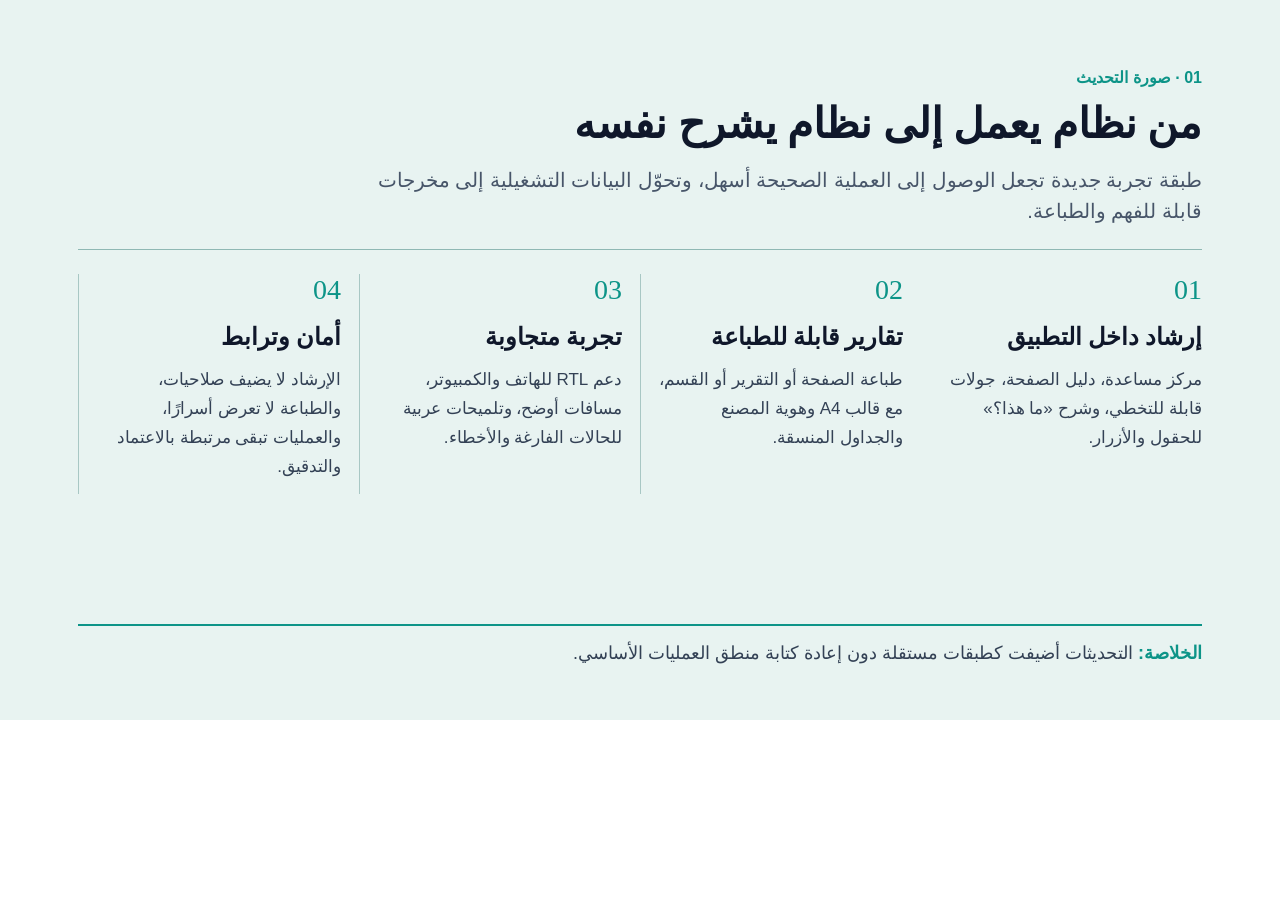
<file: slides/system-update/changes.html>
<!DOCTYPE html>
<html lang="ar" dir="rtl">
<head>
<meta charset="UTF-8"><meta name="viewport" content="width=device-width, initial-scale=1.0"><title>التحديثات</title>
<style>
*{box-sizing:border-box}body{margin:0}
.slide-container{width:1280px;min-height:720px;background:#E8F3F1;color:#0F172A;position:relative;overflow:hidden;font-family:Arial,"Tahoma",sans-serif;padding-top:68px}
.frame{margin:0 78px}
.kicker{font-size:16px;color:#0D9488;font-weight:700;margin-bottom:12px}
.title{font-family:Georgia,"Times New Roman",serif;font-size:42px;line-height:1.2;margin:0 0 16px}
.lead{font-size:20px;color:#475569;line-height:1.55;max-width:850px;margin:0}
.rule{margin-top:22px;border-top:1px solid #8FB8B4}
.columns{display:grid;grid-template-columns:repeat(4,1fr);margin-top:24px}
.item{min-height:220px;padding:0 18px;border-left:1px solid #A8C7C4}
.item:first-child{padding-right:0;border-left:0}
.num{font-family:Georgia,"Times New Roman",serif;font-size:28px;color:#0D9488;margin-bottom:16px}
.item h2{font-family:Georgia,"Times New Roman",serif;font-size:24px;line-height:1.25;margin:0 0 14px}
.item p{font-size:17px;line-height:1.7;color:#334155;margin:0}
.bottom{position:absolute;right:78px;left:78px;bottom:56px;border-top:2px solid #0D9488;padding-top:16px;font-size:18px;color:#334155}
.bottom strong{color:#0D9488}
</style>
</head>
<body>
<div class="slide-container"><main class="frame"><div class="kicker">01 · صورة التحديث</div><h1 class="title">من نظام يعمل إلى نظام يشرح نفسه</h1><p class="lead">طبقة تجربة جديدة تجعل الوصول إلى العملية الصحيحة أسهل، وتحوّل البيانات التشغيلية إلى مخرجات قابلة للفهم والطباعة.</p><div class="rule"></div><section class="columns"><article class="item"><div class="num">01</div><h2>إرشاد داخل التطبيق</h2><p>مركز مساعدة، دليل الصفحة، جولات قابلة للتخطي، وشرح «ما هذا؟» للحقول والأزرار.</p></article><article class="item"><div class="num">02</div><h2>تقارير قابلة للطباعة</h2><p>طباعة الصفحة أو التقرير أو القسم، مع قالب A4 وهوية المصنع والجداول المنسقة.</p></article><article class="item"><div class="num">03</div><h2>تجربة متجاوبة</h2><p>دعم RTL للهاتف والكمبيوتر، مسافات أوضح، وتلميحات عربية للحالات الفارغة والأخطاء.</p></article><article class="item"><div class="num">04</div><h2>أمان وترابط</h2><p>الإرشاد لا يضيف صلاحيات، والطباعة لا تعرض أسرارًا، والعمليات تبقى مرتبطة بالاعتماد والتدقيق.</p></article></section></main><footer class="bottom"><strong>الخلاصة:</strong> التحديثات أضيفت كطبقات مستقلة دون إعادة كتابة منطق العمليات الأساسي.</footer></div>
</body>
</html>
</file>
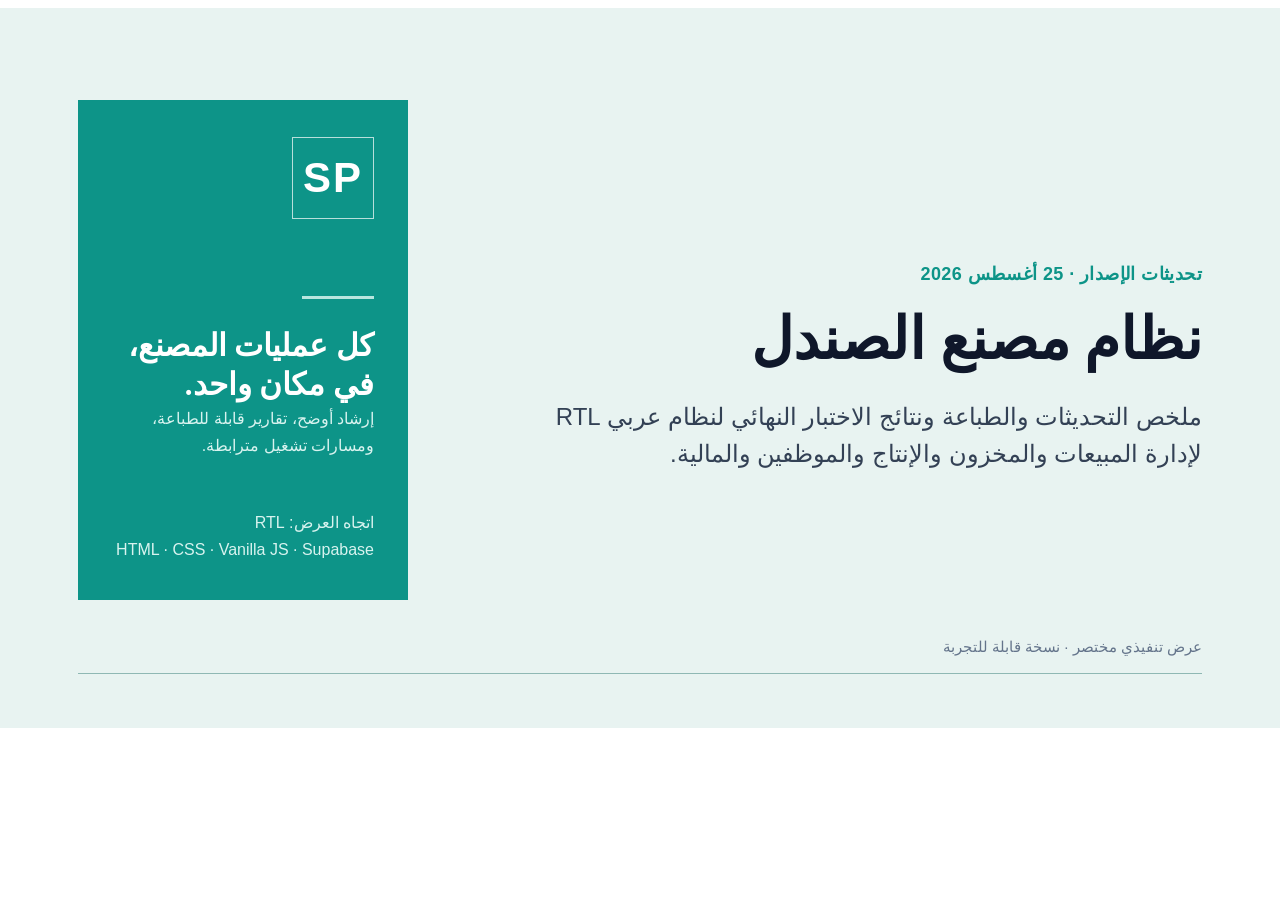
<file: slides/system-update/cover.html>
<!DOCTYPE html>
<html lang="ar" dir="rtl">
<head>
<meta charset="UTF-8">
<meta name="viewport" content="width=device-width, initial-scale=1.0">
<title>نظام مصنع الصندل</title>
<style>
*{box-sizing:border-box}
.slide-container{width:1280px;min-height:720px;background:#E8F3F1;color:#0F172A;position:relative;overflow:hidden;font-family:Arial,"Tahoma",sans-serif;display:flex;align-items:center}
.slide-container:after{content:"";position:absolute;left:78px;right:78px;bottom:54px;border-bottom:1px solid #8FB8B4}
.main-copy{margin-right:78px;margin-left:430px;max-width:700px}
.eyebrow{font-size:18px;color:#0D9488;font-weight:700;letter-spacing:.4px;margin-bottom:22px}
.title{font-family:Georgia,"Times New Roman",serif;font-size:58px;line-height:1.15;font-weight:700;margin:0 0 24px;max-width:700px}
.subtitle{font-size:24px;line-height:1.55;color:#334155;max-width:660px;margin:0}
.meta{position:absolute;right:78px;bottom:72px;font-size:15px;color:#64748B}
.identity{position:absolute;left:78px;top:92px;width:330px;min-height:500px;background:#0D9488;color:#FFFFFF;padding:37px 34px;display:flex;flex-direction:column;justify-content:space-between}
.mark{font-size:42px;font-weight:800;letter-spacing:2px;border:1px solid rgba(255,255,255,.7);width:82px;height:82px;display:grid;place-items:center}
.identity h2{font-family:Georgia,"Times New Roman",serif;font-size:31px;line-height:1.25;margin:0}
.identity p{font-size:16px;line-height:1.7;color:#D8F3EF;margin:0}
.rule{width:72px;border-top:3px solid #B8E6DF;margin:28px 0}
</style>
</head>
<body>
<div class="slide-container">
  <section class="main-copy">
    <div class="eyebrow">تحديثات الإصدار · 25 أغسطس 2026</div>
    <h1 class="title">نظام مصنع الصندل</h1>
    <p class="subtitle">ملخص التحديثات والطباعة ونتائج الاختبار النهائي لنظام عربي RTL لإدارة المبيعات والمخزون والإنتاج والموظفين والمالية.</p>
    <div class="meta">عرض تنفيذي مختصر · نسخة قابلة للتجربة</div>
  </section>
  <aside class="identity">
    <div class="mark">SP</div>
    <div>
      <div class="rule"></div>
      <h2>كل عمليات المصنع، في مكان واحد.</h2>
      <p>إرشاد أوضح، تقارير قابلة للطباعة، ومسارات تشغيل مترابطة.</p>
    </div>
    <p>اتجاه العرض: RTL<br>HTML · CSS · Vanilla JS · Supabase</p>
  </aside>
</div>
</body>
</html>
</file>
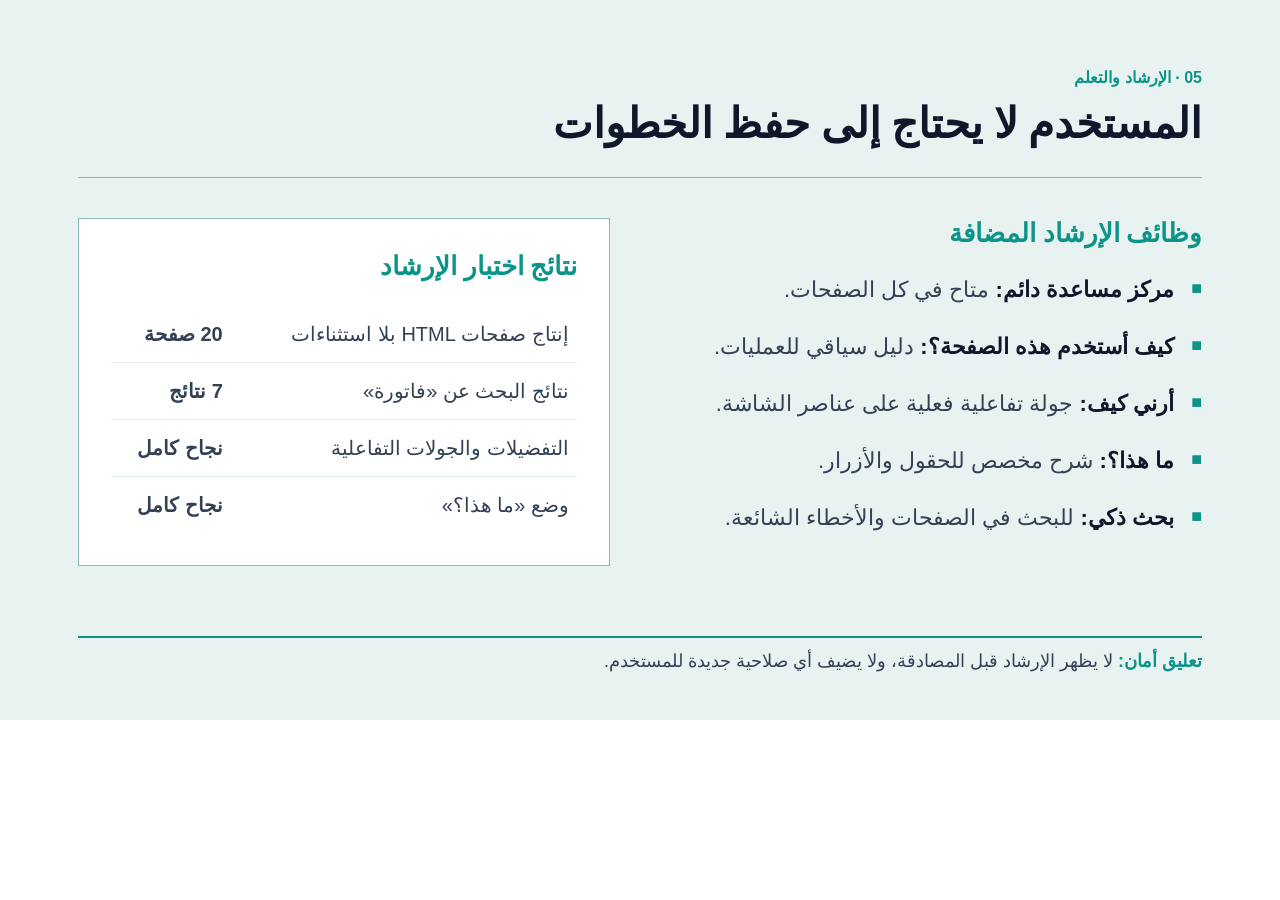
<file: slides/system-update/guidance.html>
<!DOCTYPE html>
<html lang="ar" dir="rtl">
<head>
<meta charset="UTF-8">
<meta name="viewport" content="width=device-width, initial-scale=1.0">
<title>المستخدم لا يحتاج إلى حفظ الخطوات</title>
<style>
* { box-sizing: border-box; }
html, body { margin: 0; padding: 0; }
.slide-container { width: 1280px; min-height: 720px; background: #E8F3F1; color: #0F172A; position: relative; overflow: hidden; font-family: Arial, "Tahoma", sans-serif; padding-top: 68px; }
.frame { margin: 0 78px; }
.kicker { font-size: 16px; color: #0D9488; font-weight: 700; margin-bottom: 12px; }
.title { font-family: Georgia, "Times New Roman", serif; font-size: 42px; line-height: 1.2; margin: 0 0 16px; }
.rule { margin-top: 28px; border-top: 1px solid #8FB8B4; }
.content-grid { display: grid; grid-template-columns: 1fr 1fr; gap: 60px; margin-top: 40px; }
.functions-list { list-style: none; padding: 0; margin: 0; }
.functions-list li { font-size: 22px; color: #334155; margin-bottom: 24px; padding-right: 28px; position: relative; line-height: 1.5; }
.functions-list li::before { content: "■"; color: #0D9488; position: absolute; right: 0; top: 2px; font-size: 18px; }
.functions-list strong { color: #0F172A; }
.results-box { background: #FFFFFF; border: 1px solid #8FB8B4; padding: 32px; }
.results-title { font-family: Georgia, "Times New Roman", serif; font-size: 26px; color: #0D9488; margin: 0 0 24px; }
.results-table { width: 100%; border-collapse: collapse; }
.results-table th, .results-table td { padding: 16px 8px; text-align: right; border-bottom: 1px solid #E2ECEC; font-size: 20px; color: #334155; }
.results-table th { color: #0F172A; font-weight: 700; }
.results-table tr:last-child td { border-bottom: none; }
.bottom { position: absolute; right: 78px; left: 78px; bottom: 48px; border-top: 2px solid #0D9488; padding-top: 12px; font-size: 18px; color: #334155; }
.bottom strong { color: #0D9488; }
</style>
</head>
<body>
<div class="slide-container">
  <main class="frame">
    <div class="kicker">05 · الإرشاد والتعلم</div>
    <h1 class="title">المستخدم لا يحتاج إلى حفظ الخطوات</h1>
    <div class="rule"></div>
    <div class="content-grid">
      <div>
        <h2 class="results-title">وظائف الإرشاد المضافة</h2>
        <ul class="functions-list">
          <li><strong>مركز مساعدة دائم:</strong> متاح في كل الصفحات.</li>
          <li><strong>كيف أستخدم هذه الصفحة؟:</strong> دليل سياقي للعمليات.</li>
          <li><strong>أرني كيف:</strong> جولة تفاعلية فعلية على عناصر الشاشة.</li>
          <li><strong>ما هذا؟:</strong> شرح مخصص للحقول والأزرار.</li>
          <li><strong>بحث ذكي:</strong> للبحث في الصفحات والأخطاء الشائعة.</li>
        </ul>
      </div>
      <div class="results-box">
        <h2 class="results-title">نتائج اختبار الإرشاد</h2>
        <table class="results-table">
          <tbody>
            <tr>
              <td>إنتاج صفحات HTML بلا استثناءات</td>
              <td><strong>20 صفحة</strong></td>
            </tr>
            <tr>
              <td>نتائج البحث عن «فاتورة»</td>
              <td><strong>7 نتائج</strong></td>
            </tr>
            <tr>
              <td>التفضيلات والجولات التفاعلية</td>
              <td><strong>نجاح كامل</strong></td>
            </tr>
            <tr>
              <td>وضع «ما هذا؟»</td>
              <td><strong>نجاح كامل</strong></td>
            </tr>
          </tbody>
        </table>
      </div>
    </div>
  </main>
  <footer class="bottom">
    <strong>تعليق أمان:</strong> لا يظهر الإرشاد قبل المصادقة، ولا يضيف أي صلاحية جديدة للمستخدم.
  </footer>
</div>
</body>
</html>
</file>
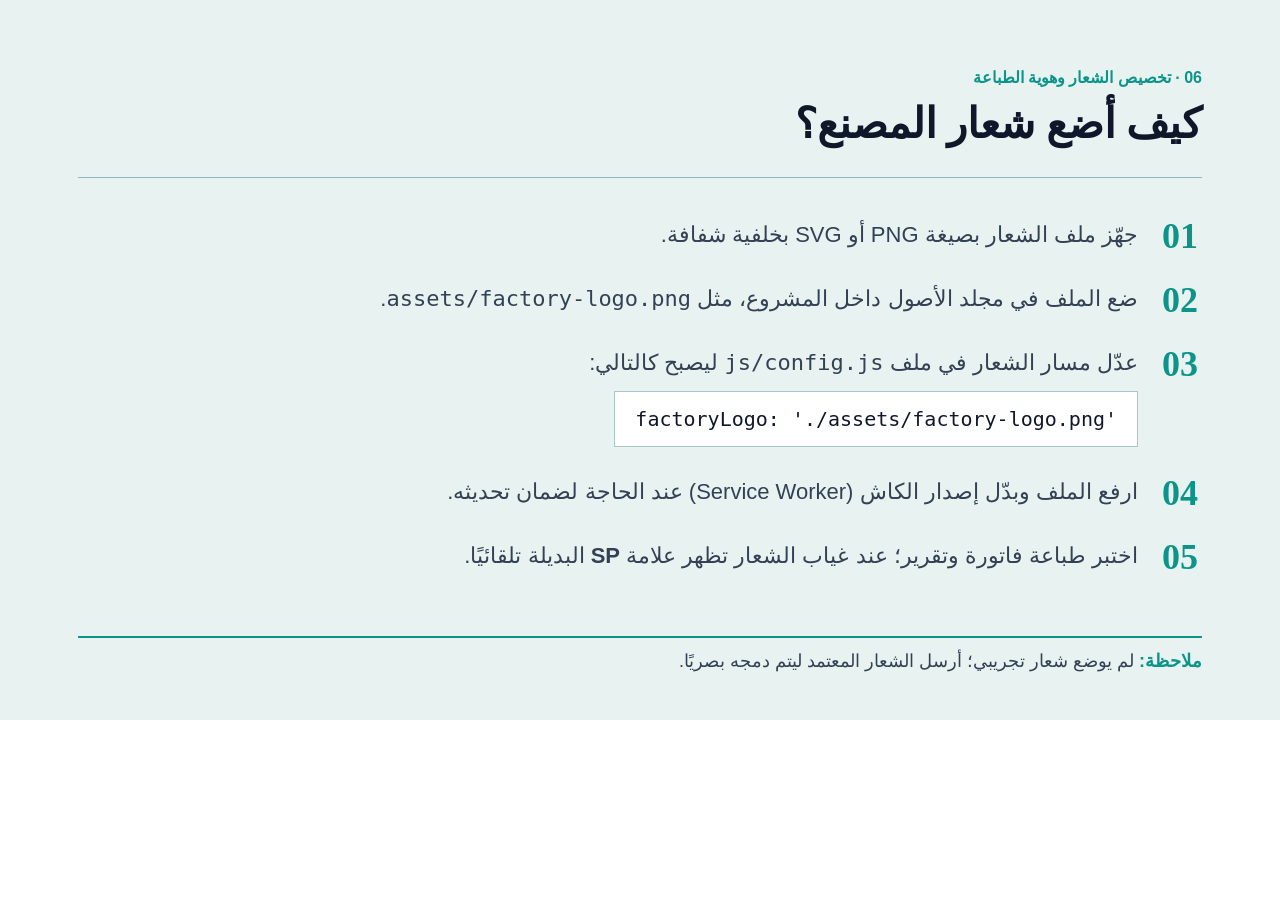
<file: slides/system-update/logo.html>
<!DOCTYPE html>
<html lang="ar" dir="rtl">
<head>
<meta charset="UTF-8">
<meta name="viewport" content="width=device-width, initial-scale=1.0">
<title>كيف أضع شعار المصنع؟</title>
<style>
* { box-sizing: border-box; }
html, body { margin: 0; padding: 0; }
.slide-container { width: 1280px; min-height: 720px; background: #E8F3F1; color: #0F172A; position: relative; overflow: hidden; font-family: Arial, "Tahoma", sans-serif; padding-top: 68px; }
.frame { margin: 0 78px; }
.kicker { font-size: 16px; color: #0D9488; font-weight: 700; margin-bottom: 12px; }
.title { font-family: Georgia, "Times New Roman", serif; font-size: 42px; line-height: 1.2; margin: 0 0 16px; }
.rule { margin-top: 28px; border-top: 1px solid #8FB8B4; margin-bottom: 40px; }
.steps-container { display: flex; flex-direction: column; gap: 28px; }
.step { display: flex; align-items: flex-start; gap: 24px; }
.step-number { font-family: Georgia, "Times New Roman", serif; font-size: 36px; color: #0D9488; font-weight: 700; line-height: 1; min-width: 40px; text-align: left; }
.step-content { font-size: 22px; color: #334155; line-height: 1.5; }
.code-block { font-family: monospace; background: #FFFFFF; border: 1px solid #A8C7C4; padding: 12px 20px; display: inline-block; margin-top: 12px; font-size: 20px; direction: ltr; text-align: left; color: #0F172A; }
.bottom { position: absolute; right: 78px; left: 78px; bottom: 48px; border-top: 2px solid #0D9488; padding-top: 12px; font-size: 18px; color: #334155; }
.bottom strong { color: #0D9488; }
</style>
</head>
<body>
<div class="slide-container">
  <main class="frame">
    <div class="kicker">06 · تخصيص الشعار وهوية الطباعة</div>
    <h1 class="title">كيف أضع شعار المصنع؟</h1>
    <div class="rule"></div>
    
    <div class="steps-container">
      <div class="step">
        <div class="step-number">01</div>
        <div class="step-content">جهّز ملف الشعار بصيغة PNG أو SVG بخلفية شفافة.</div>
      </div>
      <div class="step">
        <div class="step-number">02</div>
        <div class="step-content">ضع الملف في مجلد الأصول داخل المشروع، مثل <code>assets/factory-logo.png</code>.</div>
      </div>
      <div class="step">
        <div class="step-number">03</div>
        <div class="step-content">
          عدّل مسار الشعار في ملف <code>js/config.js</code> ليصبح كالتالي:
          <br>
          <div class="code-block">factoryLogo: './assets/factory-logo.png'</div>
        </div>
      </div>
      <div class="step">
        <div class="step-number">04</div>
        <div class="step-content">ارفع الملف وبدّل إصدار الكاش (Service Worker) عند الحاجة لضمان تحديثه.</div>
      </div>
      <div class="step">
        <div class="step-number">05</div>
        <div class="step-content">اختبر طباعة فاتورة وتقرير؛ عند غياب الشعار تظهر علامة <strong>SP</strong> البديلة تلقائيًا.</div>
      </div>
    </div>
  </main>
  <footer class="bottom">
    <strong>ملاحظة:</strong> لم يوضع شعار تجريبي؛ أرسل الشعار المعتمد ليتم دمجه بصريًا.
  </footer>
</div>
</body>
</html>
</file>
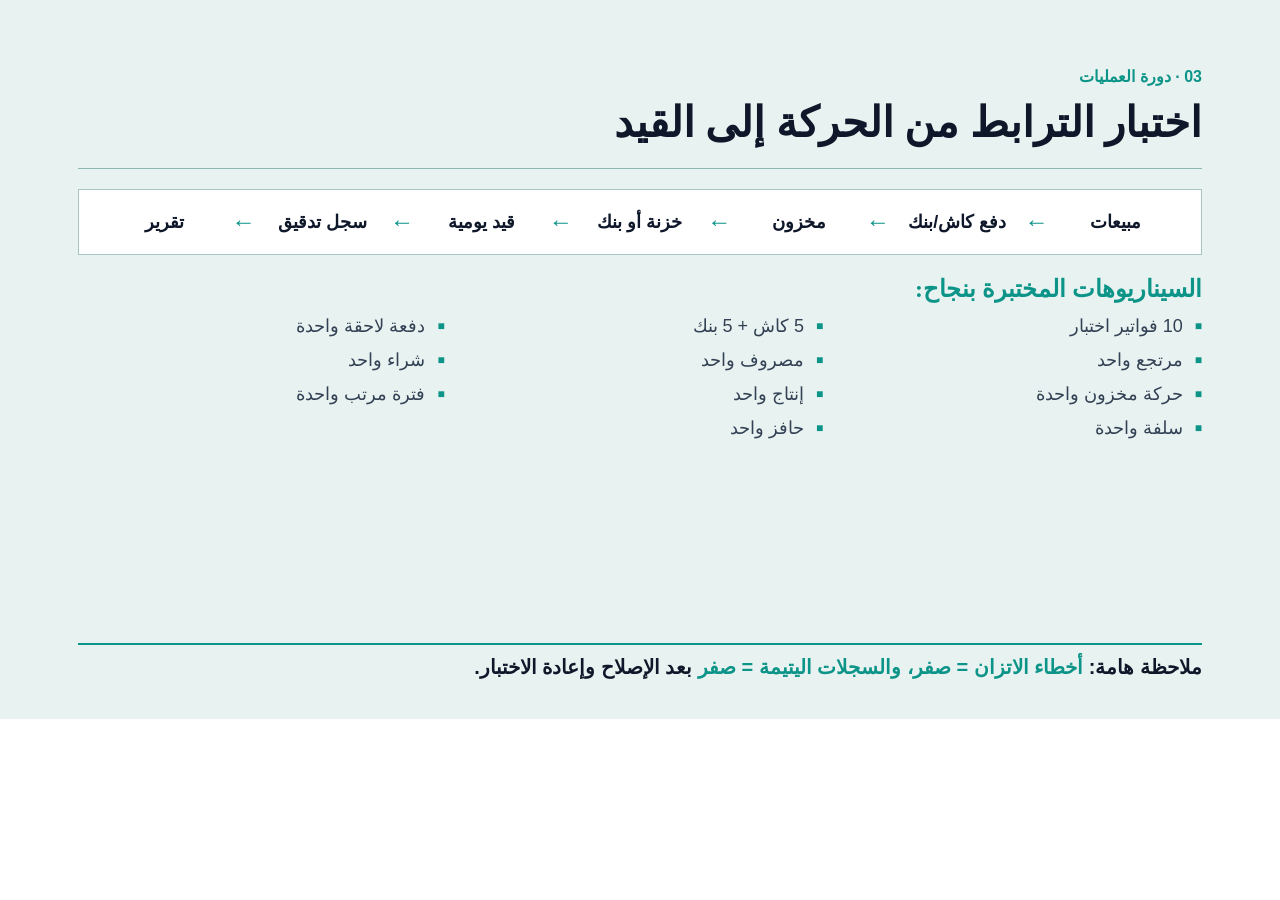
<file: slides/system-update/operations.html>
<!DOCTYPE html>
<html lang="ar" dir="rtl">
<head>
<meta charset="UTF-8"><meta name="viewport" content="width=device-width, initial-scale=1.0"><title>دورة العمليات المختبرة</title>
<style>
html,body{margin:0;padding:0}
*{box-sizing:border-box}
.slide-container{width:1280px;min-height:720px;background:#E8F3F1;color:#0F172A;position:relative;overflow:hidden;font-family:Arial,"Tahoma",sans-serif;padding-top:68px;margin-top:-1px}
.frame{margin:0 78px}
.kicker{font-size:16px;color:#0D9488;font-weight:700;margin-bottom:12px}
.title{font-family:Georgia,"Times New Roman",serif;font-size:42px;line-height:1.2;margin:0 0 16px}
.rule{margin-top:20px;border-top:1px solid #8FB8B4;margin-bottom:20px}
.flow-container{display:flex;align-items:center;justify-content:space-between;background:#FFFFFF;border:1px solid #A8C7C4;padding:18px;margin-bottom:20px}
.flow-step{text-align:center;font-weight:700;color:#0F172A;font-size:18px;flex:1}
.flow-arrow{color:#0D9488;font-size:24px;font-weight:bold}
.scenarios-title{font-family:Georgia,"Times New Roman",serif;font-size:24px;color:#0D9488;margin-bottom:12px}
.scenarios-grid{display:grid;grid-template-columns:repeat(3,1fr);gap:12px;margin-bottom:18px}
.scenario-item{display:flex;align-items:center;font-size:18px;color:#334155}
.scenario-item::before{content:"■";color:#0D9488;font-size:12px;margin-left:12px}
.bottom{position:absolute;right:78px;left:78px;bottom:40px;border-top:2px solid #0D9488;padding-top:10px;font-size:20px;color:#0F172A;font-weight:700}
.bottom span{color:#0D9488}
</style>
</head>
<body>
<div class="slide-container">
  <main class="frame">
    <div class="kicker">03 · دورة العمليات</div>
    <h1 class="title">اختبار الترابط من الحركة إلى القيد</h1>
    <div class="rule"></div>
    
    <div class="flow-container">
      <div class="flow-step">مبيعات</div>
      <div class="flow-arrow">&larr;</div>
      <div class="flow-step">دفع كاش/بنك</div>
      <div class="flow-arrow">&larr;</div>
      <div class="flow-step">مخزون</div>
      <div class="flow-arrow">&larr;</div>
      <div class="flow-step">خزنة أو بنك</div>
      <div class="flow-arrow">&larr;</div>
      <div class="flow-step">قيد يومية</div>
      <div class="flow-arrow">&larr;</div>
      <div class="flow-step">سجل تدقيق</div>
      <div class="flow-arrow">&larr;</div>
      <div class="flow-step">تقرير</div>
    </div>

    <h2 class="scenarios-title">السيناريوهات المختبرة بنجاح:</h2>
    <div class="scenarios-grid">
      <div class="scenario-item">10 فواتير اختبار</div>
      <div class="scenario-item">5 كاش + 5 بنك</div>
      <div class="scenario-item">دفعة لاحقة واحدة</div>
      <div class="scenario-item">مرتجع واحد</div>
      <div class="scenario-item">مصروف واحد</div>
      <div class="scenario-item">شراء واحد</div>
      <div class="scenario-item">حركة مخزون واحدة</div>
      <div class="scenario-item">إنتاج واحد</div>
      <div class="scenario-item">فترة مرتب واحدة</div>
      <div class="scenario-item">سلفة واحدة</div>
      <div class="scenario-item">حافز واحد</div>
    </div>
  </main>
  <footer class="bottom">
    ملاحظة هامة: <span>أخطاء الاتزان = صفر، والسجلات اليتيمة = صفر</span> بعد الإصلاح وإعادة الاختبار.
  </footer>
</div>
</body>
</html>
</file>
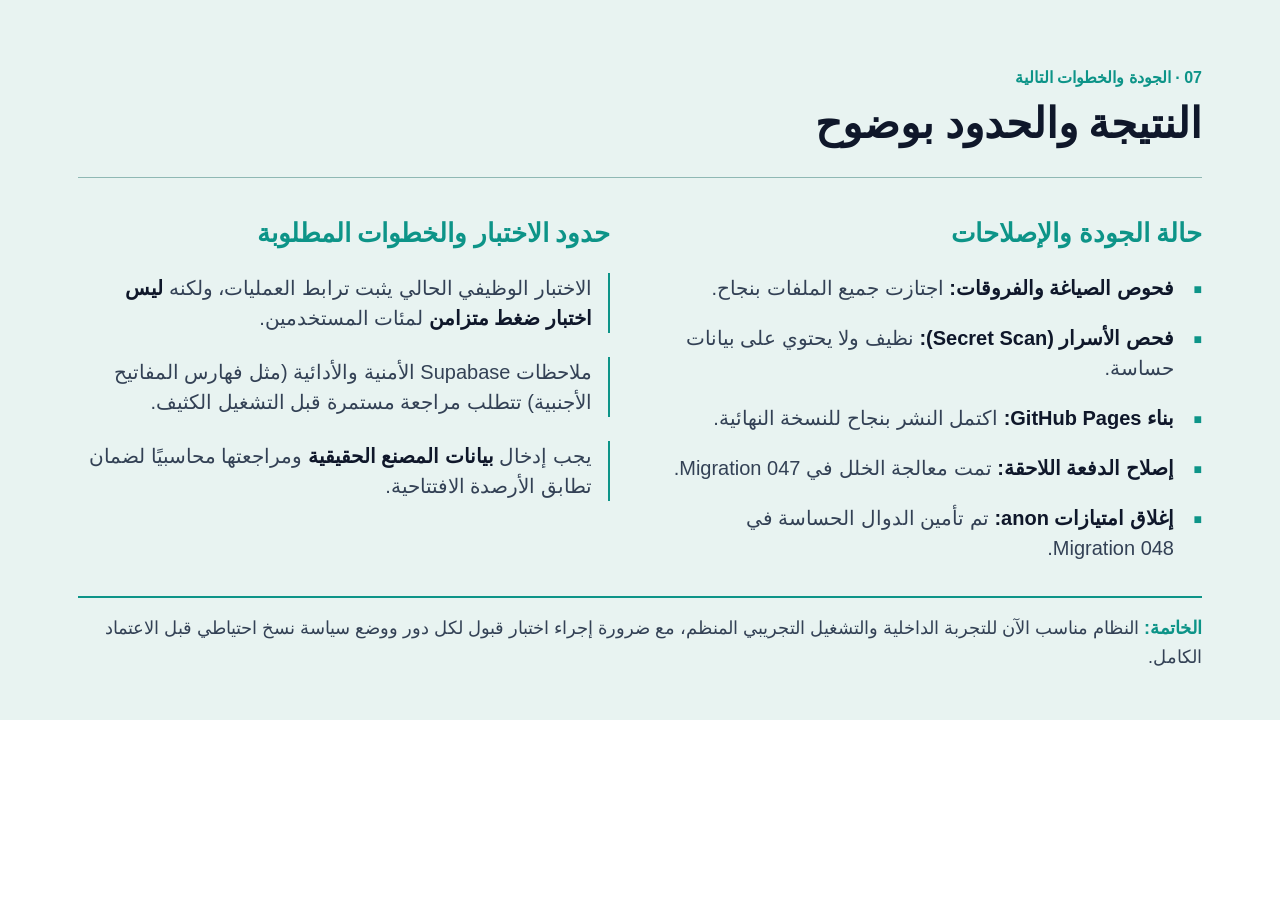
<file: slides/system-update/quality_next.html>
<!DOCTYPE html>
<html lang="ar" dir="rtl">
<head>
<meta charset="UTF-8">
<meta name="viewport" content="width=device-width, initial-scale=1.0">
<title>النتيجة والحدود بوضوح</title>
<style>
* { box-sizing: border-box; }
html, body { margin: 0; padding: 0; }
.slide-container { width: 1280px; min-height: 720px; background: #E8F3F1; color: #0F172A; position: relative; overflow: hidden; font-family: Arial, "Tahoma", sans-serif; padding-top: 68px; }
.frame { margin: 0 78px; }
.kicker { font-size: 16px; color: #0D9488; font-weight: 700; margin-bottom: 12px; }
.title { font-family: Georgia, "Times New Roman", serif; font-size: 42px; line-height: 1.2; margin: 0 0 16px; }
.rule { margin-top: 28px; border-top: 1px solid #8FB8B4; }
.content-grid { display: grid; grid-template-columns: 1fr 1fr; gap: 60px; margin-top: 40px; }
.section-title { font-family: Georgia, "Times New Roman", serif; font-size: 26px; color: #0D9488; margin: 0 0 24px; }
.status-list { list-style: none; padding: 0; margin: 0; }
.status-list li { font-size: 20px; color: #334155; margin-bottom: 20px; padding-right: 28px; position: relative; line-height: 1.5; }
.status-list li::before { content: "■"; color: #0D9488; position: absolute; right: 0; top: 6px; font-size: 14px; }
.status-list strong { color: #0F172A; }
.limits-list { list-style: none; padding: 0; margin: 0; }
.limits-list li { font-size: 20px; color: #334155; margin-bottom: 24px; padding-right: 16px; position: relative; line-height: 1.5; border-right: 2px solid #0D9488; }
.limits-list strong { color: #0F172A; }
.bottom { position: absolute; right: 78px; left: 78px; bottom: 48px; border-top: 2px solid #0D9488; padding-top: 16px; font-size: 18px; color: #334155; line-height: 1.6; }
.bottom strong { color: #0D9488; }
</style>
</head>
<body>
<div class="slide-container">
  <main class="frame">
    <div class="kicker">07 · الجودة والخطوات التالية</div>
    <h1 class="title">النتيجة والحدود بوضوح</h1>
    <div class="rule"></div>
    <div class="content-grid">
      <div>
        <h2 class="section-title">حالة الجودة والإصلاحات</h2>
        <ul class="status-list">
          <li><strong>فحوص الصياغة والفروقات:</strong> اجتازت جميع الملفات بنجاح.</li>
          <li><strong>فحص الأسرار (Secret Scan):</strong> نظيف ولا يحتوي على بيانات حساسة.</li>
          <li><strong>بناء GitHub Pages:</strong> اكتمل النشر بنجاح للنسخة النهائية.</li>
          <li><strong>إصلاح الدفعة اللاحقة:</strong> تمت معالجة الخلل في Migration 047.</li>
          <li><strong>إغلاق امتيازات anon:</strong> تم تأمين الدوال الحساسة في Migration 048.</li>
        </ul>
      </div>
      <div>
        <h2 class="section-title">حدود الاختبار والخطوات المطلوبة</h2>
        <ul class="limits-list">
          <li>الاختبار الوظيفي الحالي يثبت ترابط العمليات، ولكنه <strong>ليس اختبار ضغط متزامن</strong> لمئات المستخدمين.</li>
          <li>ملاحظات Supabase الأمنية والأدائية (مثل فهارس المفاتيح الأجنبية) تتطلب مراجعة مستمرة قبل التشغيل الكثيف.</li>
          <li>يجب إدخال <strong>بيانات المصنع الحقيقية</strong> ومراجعتها محاسبيًا لضمان تطابق الأرصدة الافتتاحية.</li>
        </ul>
      </div>
    </div>
  </main>
  <footer class="bottom">
    <strong>الخاتمة:</strong> النظام مناسب الآن للتجربة الداخلية والتشغيل التجريبي المنظم، مع ضرورة إجراء اختبار قبول لكل دور ووضع سياسة نسخ احتياطي قبل الاعتماد الكامل.
  </footer>
</div>
</body>
</html>
</file>
